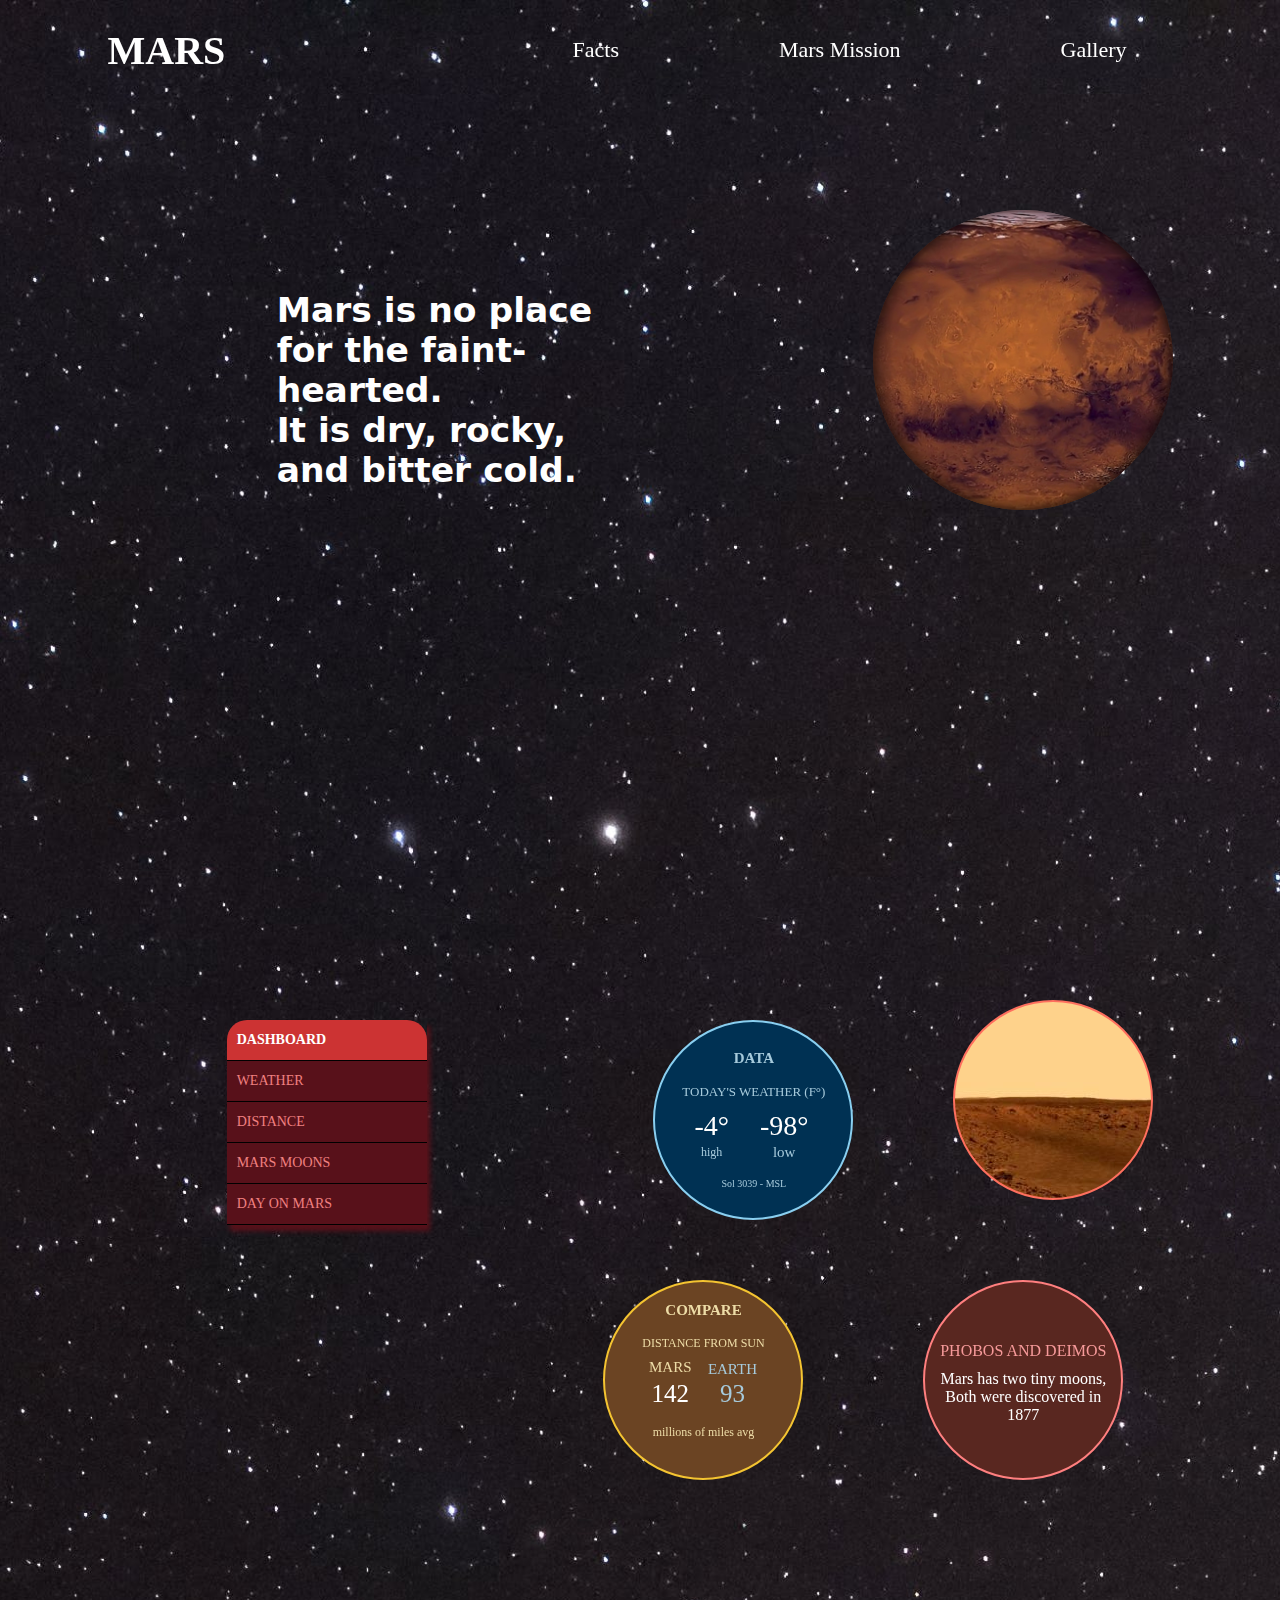
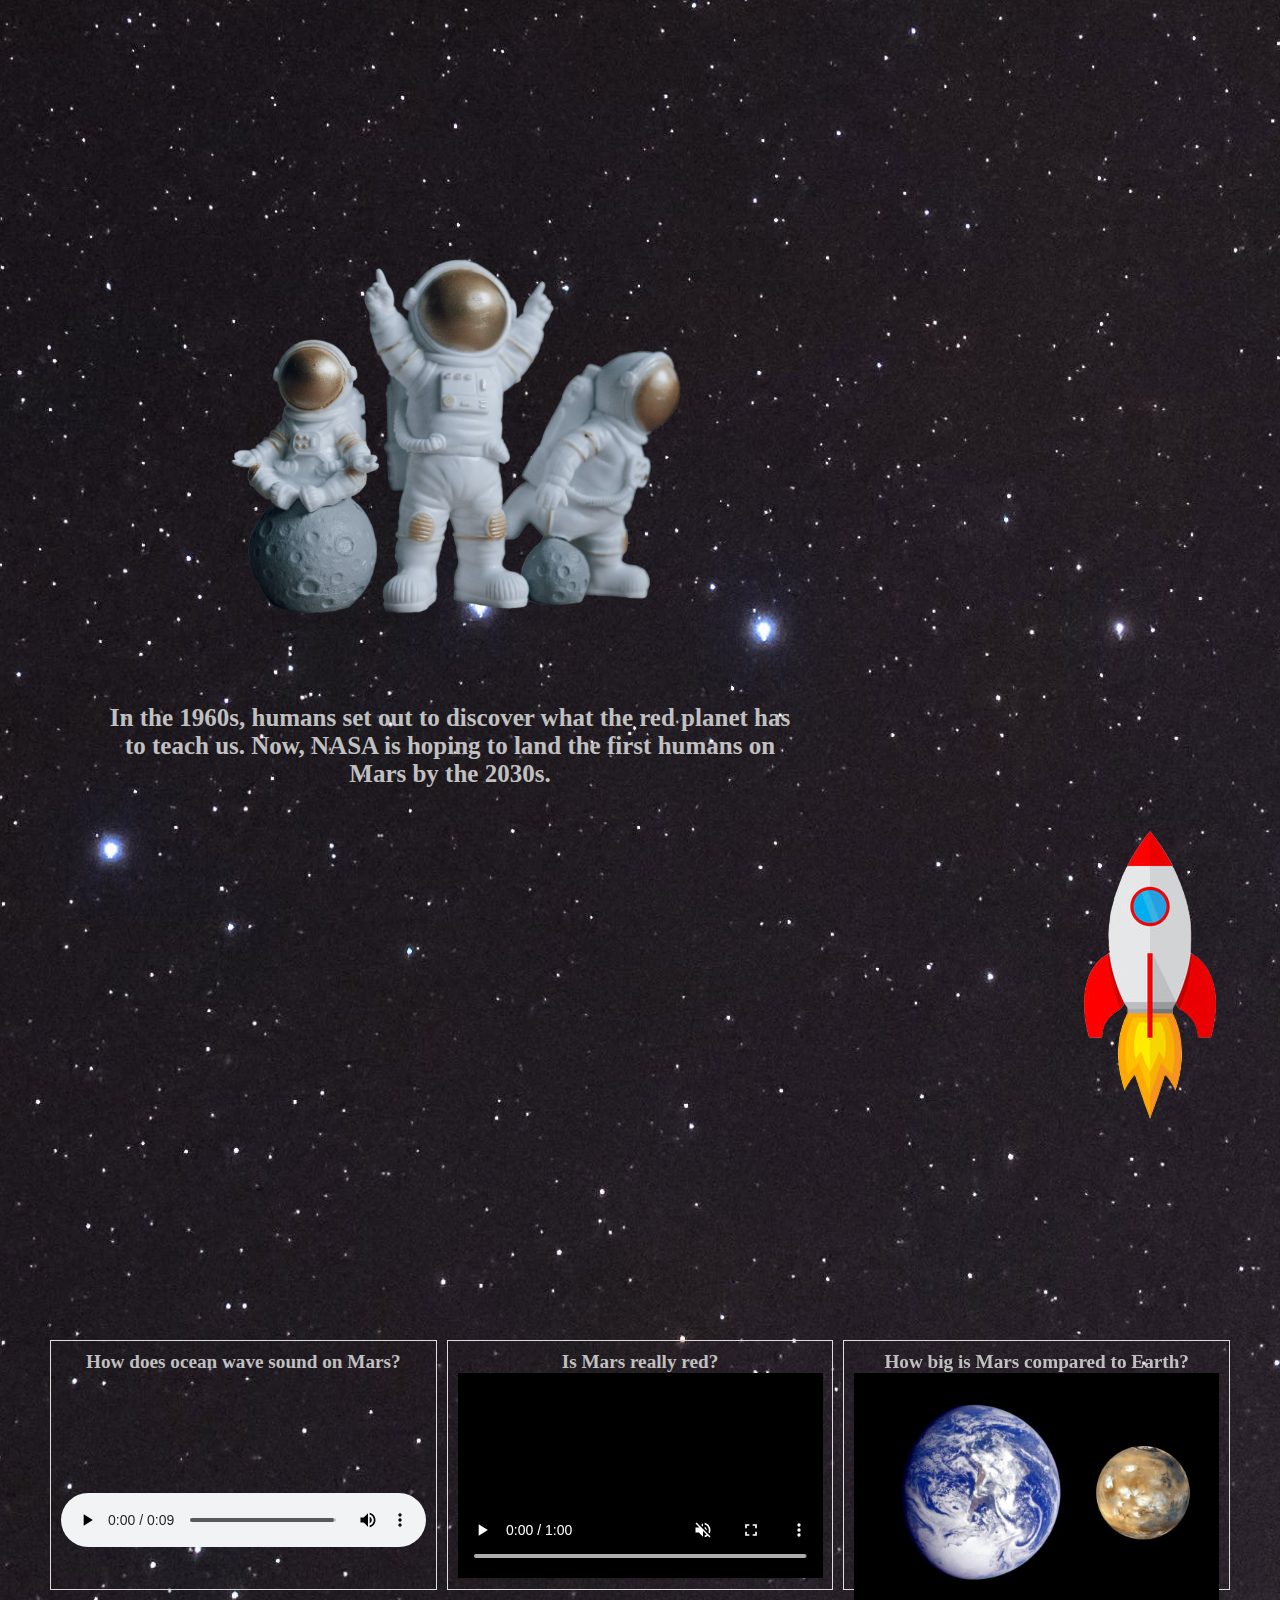
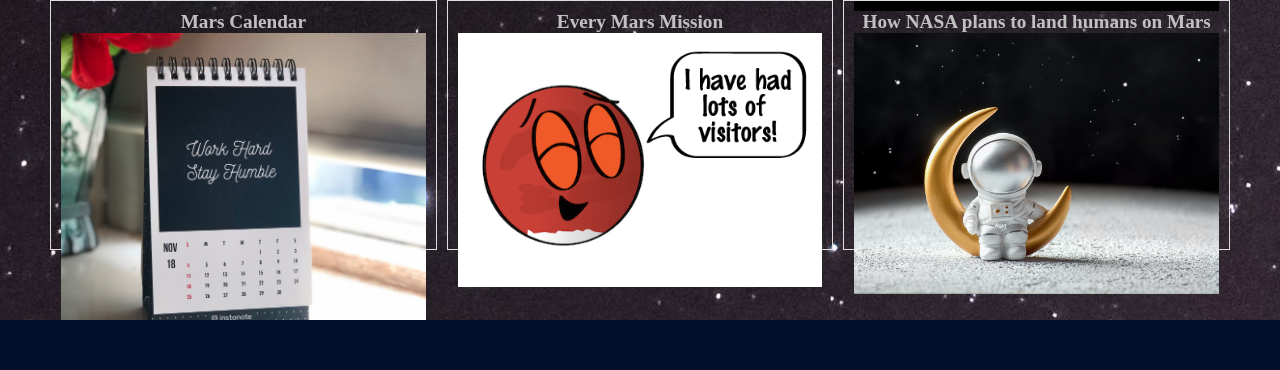
<file: index.html>
<!DOCTYPE html>
<html lang="en">
  <head>
    <meta charset="UTF-8" />
    <meta name="viewport" content="width=device-width, initial-scale=1.0" />
    <title>Planet-Mars</title>
    <link rel="stylesheet" href="style.css" />
    <link rel="stylesheet" href="page3.css" />
    <link rel="stylesheet" href="page4.css" />
    <link rel="icon" href="images/mars fav-icon.png" />
    <link
      rel="stylesheet"
      href="https://cdnjs.cloudflare.com/ajax/libs/font-awesome/6.2.1/css/all.min.css"
      integrity="sha512-MV7K8+y+gLIBoVD59lQIYicR65iaqukzvf/nwasF0nqhPay5w/9lJmVM2hMDcnK1OnMGCdVK+iQrJ7lzPJQd1w=="
      crossorigin="anonymous"
      referrerpolicy="no-referrer"
    />
  </head>
  <body>
    <header>
      <div class="navbar">
        <div class="logo"><a href="#">MARS</a></div>
        <ul class="links">
          <li><a href="#space-2">Facts</a></li>
          <li><a href="#mars-mission">Mars Mission</a></li>
          <li><a href="#gallery">Gallery</a></li>
        </ul>
      </div>
    </header>

    <div class="container">
      <div class="h2">
        <h2>Mars is no place for the faint-hearted.</h2>
        <h2>It is dry, rocky, and bitter cold.</h2>
      </div>
      <div class="mars"></div>
    </div>
    <div id="space-2">
      <div class="container-page2">
        <table id="Tb">
          <tr>
            <th id="Th">DASHBOARD</th>
          </tr>
          <tr>
            <td class="Td">WEATHER</td>
          </tr>
          <tr>
            <td class="Td">DISTANCE</td>
          </tr>
          <tr>
            <td class="Td">MARS MOONS</td>
          </tr>
          <tr>
            <td class="Td">DAY ON MARS</td>
          </tr>
        </table>

        <div class="container-circles">
          <div class="c1">
            <table id="tb1">
              <th class="tr1" colspan="2">DATA</th>
              <tr>
                <td class="tr1" id="r1" colspan="2">TODAY'S WEATHER (F°)</td>
              </tr>
              <tr>
                <td class="tr1" id="r2">-4°</td>
                <td class="tr1" id="r2">-98°</td>
              </tr>
              <tr>
                <td id="r3">high</td>
                <td class="r3">low</td>
              </tr>
              <tr>
                <td id="r4" colspan="2">Sol 3039 - MSL</td>
              </tr>
            </table>
          </div>

          <div class="c2">
            <table id="tb2">
              <tr>
                <th class="tr2" colspan="2">COMPARE</th>
              </tr>
              <tr>
                <td class="tr2" id="rr2" colspan="2">DISTANCE FROM SUN</td>
              </tr>
              <tr>
                <td class="tr2">MARS</td>
                <td class="tr1">EARTH</td>
              </tr>
              <tr>
                <td class="rr4" id="farge1">142</td>
                <td class="rr4" id="farge2">93</td>
              </tr>
              <tr>
                <td class="tr2" id="rr5" colspan="2">millions of miles avg</td>
              </tr>
            </table>
          </div>

          <div class="c3">
            <div id="c3"><label>PHOBOS AND DEIMOS</label></div>
            <p>Mars has two tiny moons, Both were discovered in 1877</p>
          </div>

          <div class="c4"></div>
        </div>
      </div>
    </div>
    <section id="mars-mission">
      <div class="mars-mission">
        <div class="left">
          <img
            id="astro"
            src="images/astro.png"
            alt="funny image of astronuts cheering"
          />
          <div>
            <h3>
              In the 1960s, humans set out to discover what the red planet has
              to teach us. Now, NASA is hoping to land the first humans on Mars
              by the 2030s.
            </h3>
          </div>
        </div>
        <div class="rocket">
          <img src="images/rocket2.png" alt="rocket in space" />
        </div>

        <!-- <div class="bg-change">
      <img src="images/bg-3.jpg" alt="space" />-->
      </div>
    </section>
    <section id="gallery">
      <div class="grid">
        <div class="grid-item">
          <h4>How does ocean wave sound on Mars?</h4>
          <audio controls>
            <source src="media files/Sounds-of-ocean_Mars.mp3" />
          </audio>
        </div>

        <div class="grid-item">
          <h4>Is Mars really red?</h4>
          <video controls autoplay muted>
            <source src="media files/Is Mars Really Red.mp4" />
          </video>
          <!-- <p>Explore the red planet.</p> -->
        </div>

        <div class="grid-item">
          <h4>How big is Mars compared to Earth?</h4>
          <img src="images/earth and mars (3).jpg" alt="" />
        </div>

        <div class="grid-item">
          <h4>Mars Calendar</h4>
          <a href="https://www.planetary.org/articles/mars-calendar"
            ><img src="images/calender 2.jpg" alt="calendar"
          /></a>
        </div>

        <div class="grid-item">
          <h4>Every Mars Mission</h4>
          <a href="https://www.planetary.org/space-missions/every-mars-mission"
            ><img src="images/planets-04.en.png" alt="Mars and its visitors"
          /></a>
        </div>

        <div class="grid-item">
          <h4>How NASA plans to land humans on Mars</h4>
          <a
            href="https://www.planetary.org/articles/20141119-how-nasa-plans-mars"
            ><img
              src="images/astro-mars.jpg"
              alt="astronaut cartoon waiting to return to Earth"
          /></a>
        </div>
      </div>
    </section>
    <div class="scroll">
      <pre>
          Breaking news : Joe buys his house in Mars and will take us for a tour soon..........
        </pre
      >
    </div>
    <footer></footer>
  </body>
</html>
</file>
<file: style.css>
* {
  margin: 0;
  padding: 0;
  box-sizing: border-box;
}
html {
  scroll-behavior: smooth;
}
/* body {
  display: flex;
  justify-content: right;
  align-items: right;
} */
body {
  height: 100%;
  background-image: url(images/bg-5.jpg);
  background-position: center;
  background-size: cover;
  background-repeat: no-repeat;
}
li {
  list-style: none;
}
a {
  text-decoration: none;
  color: #ffffff;

  font-size: 22px;
}
a:hover {
  color: #f08080;
}

/* header */
header {
  position: sticky;
  top: 20px;
  padding: 0;
}

.navbar {
  width: 100%;
  height: 60px;
  /* max-width: 1200px; */
  /* margin: 0;/ */
  display: flex;
  align-items: center;
  justify-content: space-around;
}

.logo a {
  font-size: 40px;
  font-weight: bold;
}

.logo {
  /* display: flex; */
  width: 250px;
  min-width: 250px;
}

.links {
  display: flex;
  width: 600px;
  min-width: 600px;
  gap: 160px;
}

.mars {
  /* position: absolute; */
  width: 300px;
  min-width: 300px;
  height: 300px;
  /* margin-left: 850px; */

  margin-top: 150px;

  background: #4f1313 url(images/MarsMap.jpg) 0 0 repeat;

  border-radius: 50%;
  background-size: 630px;
  animation: rotate 50s linear infinite;
  transition: transform 20ms linear;
  transform-style: preserve-3d;

  box-shadow: inset 0px 0px 20px rgb(0, 0, 0, 1);

  z-index: -1;
  /* color: #000; */
}

@keyframes rotate {
  0% {
    background-position: 0 0;
  }
  100% {
    background-position: 1280px 0;
  }
}

.container {
  display: flex;
  justify-content: space-evenly;
  /* max-width: 1200px;
  margin: 0 auto; */
}

/* css for h2 */
.h2 {
  width: 500px;
  min-width: 500px;

  height: 400px;

  color: #ffffff;

  font-family: system-ui, -apple-system, BlinkMacSystemFont, "Segoe UI", Roboto,
    Oxygen, Ubuntu, Cantarell, "Open Sans", "Helvetica Neue", sans-serif;
  /* display: flex; */
  /* letter-spacing: 1px;  */
  font-size: 23px;
  padding: 150px 90px 10px 90px;
  margin: 80px;
}

/* css for container of page2 */
.container-page2 {
  display: flex;
  justify-content: space-evenly;
  margin-top: 200px;
  /* z-index: -1; */
}

/* CSS FOR TABLE */
.Td,
#Th {
  border-bottom: 1px solid black;
  background-color: #58111a;
  font-size: 14px;
  height: 30px;
  color: #f08080;
  padding: 12px 10px;
}
#Tb {
  border-collapse: collapse;
  border-spacing: 0px;
  margin: 200px;
  text-align: left;
  box-shadow: 3px 6px 5px #58111a;
  width: 200px;
  min-width: 200px;
  height: 150px;
}
#Th {
  border-radius: 20px 20px 0 0;
  background-color: #cc3333;
  color: #ffffff;
}

/* css for container of circles */
.container-circles {
  height: 600px;
  width: 600px;
  min-width: 600px;
  margin-top: 200px;
  /* border: 1px solid rgb(166, 153, 153); */
  border-radius: 300px;
  position: relative;
  /* z-index: -1; */
}
.c1 {
  height: 200px;
  width: 200px;
  min-width: 200px;

  border: 2px solid #89cff0;
  border-radius: 100px;
  background-color: #003153;
  text-align: center;

  color: #89cff0;
  font-size: 15px;
}
#tb1,
.tr1 {
  text-align: center;
  color: #a6cadb;
  padding-top: 8px;
  margin-left: 25px;
  margin-right: 16px;
  margin-top: 10px;
}

#r1 {
  font-size: 13px;
  padding-top: 15px;
}

#r2 {
  font-size: 28px;
  color: white;
}
#r3 {
  font-size: 12px;
}
#r4 {
  padding-top: 15px;
  font-size: 10px;
}

/* to enlarge the circle when mouse on it */
.c1:hover,
.c2:hover,
.c3:hover,
.c4:hover {
  transform: scale(1.5);
}

.c2 {
  height: 200px;
  width: 200px;
  min-width: 200px;

  border: 2px solid #f4c431;
  border-radius: 100px;

  margin-top: 60px;
  margin-left: -50px;

  background-color: #6b4423;
  text-align: center;

  color: #f4c431;
  font-size: 15px;
  font-weight: normal;
}

#tb2,
.tr2 {
  text-align: center;
  color: #a6cadb;
  padding-top: 4px;

  margin-left: 35px;
  margin-right: 16px;
  margin-top: 10px;

  font-size: 15px;

  color: #eddca7;
}
#rr2 {
  font-size: 12px;
  padding-top: 15px;
}
.rr4 {
  font-size: 25px;
}
#farge1 {
  color: white;
}
#farge2 {
  color: #a6cadb;
}
#rr5 {
  font-size: 12px;
  padding-top: 15px;
}

.c3 {
  height: 200px;
  width: 200px;
  min-width: 200px;
  border: 2px solid #ff7f7f;
  border-radius: 100px;
  position: absolute;
  margin-left: 270px;
  margin-top: -200px;

  background-color: #592720;
  text-align: center;

  color: #ffffff;
}
#c3 {
  margin-top: 50px;
  padding-top: 10px;
  color: #f69a9a;
}
p {
  align-items: left;
  padding-left: 10px;
  padding-right: 10px;
  padding-top: 10px;
}

.c4 {
  height: 200px;
  width: 200px;
  min-width: 200px;
  border: 2px solid #fe6f5e;
  border-radius: 100px;

  position: absolute;
  margin-left: 300px;
  margin-top: -480px;

  text-align: center;
  background-image: url(images/dagonMars.jpg);
}
#space-2 {
  height: 100vh;
}
/* .scroll {
  height: 20px;
  overflow: hidden;
  position: relative;
  background: rebeccapurple;
  color: rgb(239, 239, 68);
}
.scroll p {
  position: absolute;
  width: 100%;
  height: 100%;
  margin: 0%;
  text-align: center;
  transform: translateX(100%);
  animation: scroll 15s linear infinite;
}
@keyframes scroll {
  0% {
    transform: translateX(100%);
  }
  100% {
    transform: translateX(-100%);
  }
} */

.scroll {
  position: sticky;
}
</file>
<file: page3.css>
* {
  margin: 0;
  padding: 0;
  box-sizing: border-box;
}
html {
  scroll-behavior: smooth;
}
/* body {
   background-image: url(images/bg-3.jpg);
  background-repeat: no-repeat;
  background-size: cover;
}  */
/* .heading h2 {
  color: silver;
  background-color: rgb(2, 2, 20);
  align-content: center;
  text-align: center;
} */
/* body.mars-mission.navbar{

} */
.mars-mission {
  background-repeat: no-repeat;
  background-size: cover;
  background-position: center;
  background-attachment: fixed;
  height: 100vh;
  width: 100vw;
  display: flex;
  /* justify-content: space-between; */
  animation: bg 10s infinite;
  /* color: silver;
  text-align: justify; */
}
@keyframes bg {
  0% {
    background-image: url(images/bg-2.jpg);
    /* opacity: 100%; */
  }
  100% {
    background-image: url(images/bg-5.jpg);
    /* opacity: 100%; */
  }
}
.left {
  /* display: flex; */
  /* justify-content: space-evenly;
  align-content: left; */
  width: 1000px;
  /* border: 5px green solid; */
  height: 100vh;
}
#astro {
  /* position: absolute; */
  animation: pic 10s infinite;
  width: 870px;
  /* margin-bottom: 0%; */
}
@keyframes pic {
  0% {
    opacity: 0;
  }
  100% {
    opacity: 100%;
  }
  /* 100% {
    opacity: 0;
  } */
}
h3 {
  /* border: 5px solid silver; */
  /* display: flex; */
  /* margin-top: 0%; */
  color: silver;
  text-align: center;
  width: 800px;
  font-size: 25px;
  padding-left: 100px;
}
.rocket {
  /* display: flex;
  justify-content: center;
  align-items: center; */
  margin-left: 100px;
  margin-top: 0px;
  margin-bottom: 0px;
  position: relative;
  transform: translateY(75%);
  animation: animate 10s ease infinite;

  /* border: 5px red solid; */
}
@keyframes animate {
  /* -100% {
    transform: translateY(-4px);
  } */
  /* 50% {
    transform: translateY(-40px);
  } */
  0% {
    bottom: 2vh;
  }
  100% {
    /* background-image: url(images/bg-2.jpg); */
    /* transform: translateY(10px); */
    bottom: 80vh;
  }
}
.scroll {
  height: 50px;
  overflow: hidden;
  /* position: absolute; */
  background-color: rgb(2, 16, 44);
  /* backdrop-filter: blur(5px); */
  opacity: 1;
  color: rgb(231, 127, 86);
}
.scroll pre {
  position: absolute;
  width: 100%;
  height: 100%;
  margin: 0%;
  font-size: 30px;
  text-align: center;
  transform: translateX(100%);
  animation: news 20s linear infinite;
}
@keyframes news {
  0% {
    transform: translateX(100%);
  }
  100% {
    transform: translateX(-100%);
  }
}
</file>
<file: page4.css>
* {
  margin: 0;
  padding: 0;
  box-sizing: border-box;
}
/* body {
  background-image: url(images/bg-5.jpg);
} */
/* #gallery {
  width: 100vw;
  height: 100vh;
} */
.grid {
  padding: 10px;
  display: grid;
  /* align-items: center; */
  justify-content: center;
  /* align-content: center; */
  margin: 0 auto; /*because i want the grind in center if page */
  margin-top: 250px;
  grid-template-columns: repeat(3, 1fr); /*3 columns*/
  grid-template-columns: repeat(auto-fit, minmax(300px, 3, 1fr));
  gap: 10px; /* space between cells */
  max-width: 700px; /*size of grid*/
  /* max-height: 400px; */
  color: silver;
}

.grid-item {
  border: 1px solid #ddd;
  padding: 10px;
  height: 250px;
  text-align: center;
  /* align-items: center;
  justify-content: center; */
  /* align-content: center; */
  width: 100%;
}
/* .grid-item h3 {
  position: absolute;
  margin: 0;
} */
.grid-item audio,
.grid-item video {
  /* align-items: center;
  justify-content: center; */
  /* align-content: center; */
  width: 100%;
}
.grid-item audio {
  margin-top: 120px;
}
.grid-item img {
  max-width: 100%;
  height: auto;
}
h4 {
  font-size: larger;
}
section {
  display: flex;
  justify-content: center;
  align-items: center;
  height: 100vh;
  width: 100vw;
}
@media only screen and (max-width: 1500px) {
  .grid {
    max-width: 1200px; /*size of grid*/
    max-height: 900px;
  }
}
</file>
